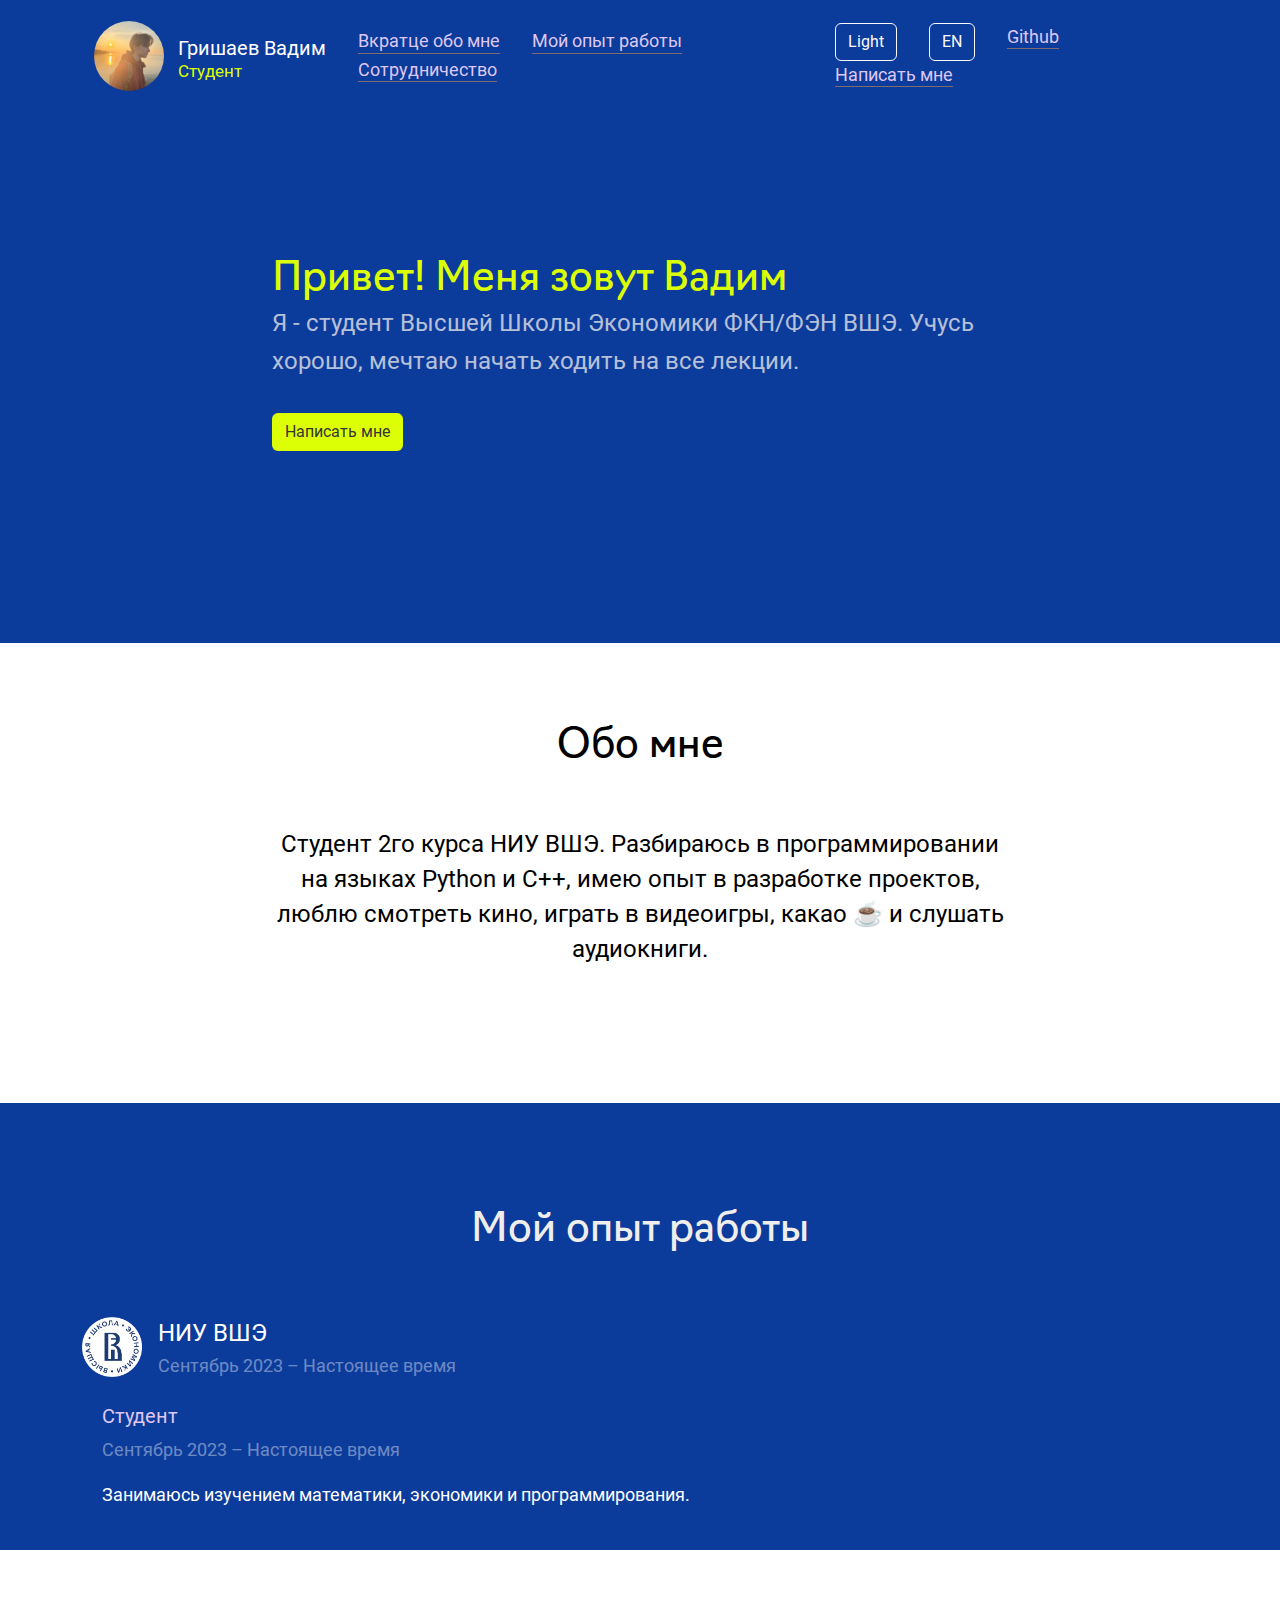
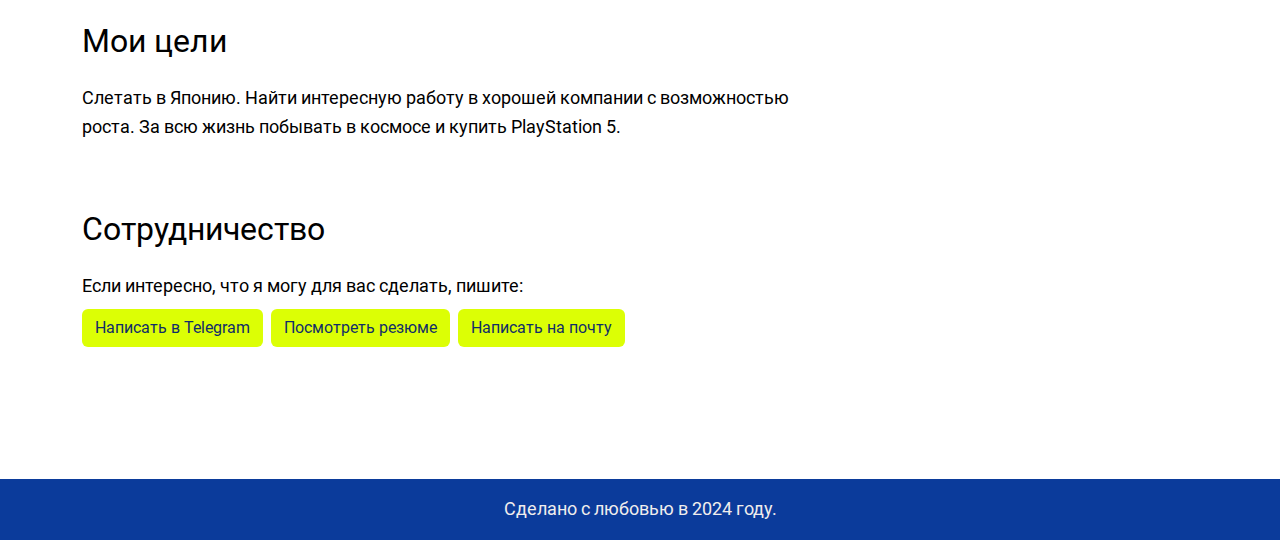
<file: templates/index.html>
<!DOCTYPE html>
<html lang="ru">
  <head>
    <meta charset="utf-8">
    <meta name="viewport" content="width=device-width, initial-scale=1, shrink-to-fit=no"">
    <link href="https://cdn.jsdelivr.net/npm/bootstrap@5.3.3/dist/css/bootstrap.min.css" rel="stylesheet", crossorigin="anonymous">
    <link rel="stylesheet" href="static/css/custom.css">
    <title> Верхняя стрчка | Должность </title>
    <style>
      body.light-theme {
        background-color: white;
        color: black;
      }

      body.light-theme .dark-bg {
        background-color: #0b3b9b;
        color: rgb(240, 237, 237);
      }

      body.light-theme .text-blue {
        color: #DCFF05 !important;
      }
      body {
        background-color: black;
        color: white;
      }

      .dark-bg {
        background-color: rgb(64, 64, 64);
        color: white;
      }

      .text-blue {
        color: #f8f9fa !important;
      }
    </style>
  </head>
  <body>
    <!-- Секция промо с темным фоном - шапка сайта -->
    <section class="promo dark-bg pt-2 pb-5">
      <div class="container">
        <!-- Навигационная панель с логотипом и кнопкой -->
        <nav class="navbar navbar-expand-lg mb-5 navbar-dark">
          <div class="container-fluid">
            <a href="#" class="navbar-brand logo d-flex align-items-center text-decoration-none">
              <div class="logo-left pe-2">
                <!-- Здесь вставьте ваш логотип/фотку, ее можно скруглять и увеличивать в размере-->
                <img src="../static/portret.jpg" alt="" class="rounded-circle" width="70">
              </div>
              <div class="logo-right" style="margin-left: 6px;">
                <div class="logo-title link-purple">Гришаев Вадим</div>
                <div class="logo-subtitle text-yellow">Студент</div>
              </div>
            </a>
            <button class="navbar-toggler" type="button" data-bs-toggle="collapse" data-bs-target="#navbarNav" aria-controls="navbarNav" aria-expanded="false" aria-label="Toggle navigation">
              <span class="navbar-toggler-icon"></span>
            </button>
            <!-- Меню навигации -->
            <div class="collapse navbar-collapse" id="navbarNav">
              <ul class="nav m-auto">
                <li class="nav-item mx-3">
                  <a href="#story" class="nav-link link-purple link-border-bottom" data-translate="about">Вкратце обо мне</a>
                </li>
                <li class="nav-item mx-3">
                  <a href="#projects" class="nav-link link-purple link-border-bottom" data-translate="experience">Мой опыт работы</a>
                </li>
                <li class="nav-item mx-3">
                  <a href="#contact" class="nav-link link-purple link-border-bottom" data-translate="cooperation">Сотрудничество</a>
                </li>
              </ul>
              <ul class="nav ml-auto">
                <li class="nav-item mx-3">
                  <button id="themeToggle" class="btn btn-outline-light">Темная тема</button>
                </li>
                <li class="nav-item mx-3">
                  <button id="langToggle" class="btn btn-outline-light">EN</button>
                </li>
                <li class="nav-item mx-3">
                  <a href="https://github.com/Endgame-666" class="nav-link link-purple link-border-bottom">Github</a>
                </li>
                <li class="nav-item mx-3 mr-0">
                  <a href="#contact" class="nav-link link-purple link-border-bottom" data-translate="contactme">Написать мне</a>
                </li>
              </ul>
            </div>
          </div>
        </nav>

         <!-- Блок приветствия с основной информацией -->
        <div class="row py-0 py-sm-5">
          <div class="col-12 col-lg-8 offset-lg-2 mb-0 mb-sm-5 py-5">
            <h1 class="h1 font-weight-bold font greeting-text text-blue" data-translate="greeting">Привет! Меня зовут Вадим</h1>
            <p class="promo-text pb-3">Я - студент Высшей Школы Экономики ФКН/ФЭН ВШЭ. Учусь хорошо, мечтаю начать ходить на все лекции.</p>
            <a href="#contact" class="btn text-center" style="background-color: #DCFF05; color: #353538" data-translate="contactme">Написать мне</a>
          </div>
        </div>
      </div>
    </section>
     <!-- Секция "Обо мне" -->
<section class="story container py-5 text-center" id="story">
  <h2 class="h1 font-weight-bold mt-4 mb-3 mb-sm-5 pb-3 navigo-font">Обо мне</h2>
  <div class="row justify-content-center align-items-center" style="height: 100%;">
    <div class="col-12 col-md-8 px-2 pb-5">
      <p class="font-weight-bold pb-4 aboutMeText">
        Я &mdash; студент второго курса ЭАДа ВШЭ, <br> репетитор по математике и информатике.
      </p>
    </div>
  </div>
</section>
     <!-- Секция опыта работы с темным фоном -->
    <section class="projects dark-bg pt-3 pt-sm-5 pb-3" id="projects">
      <div class="container">
        <h2 class="h1 font-weight-bold text-center mt-4 mt-sm-5 mb-0 mb-sm-4 pb-5 navigo-font">Мой опыт работы</h2>
        
        <div class="work-experience text-white">
          <div class="d-flex align-items-center mb-4">
            <img src="../static/01_Logo_HSE_full_rus_PANTONE_for_dark_2.png" alt="HSE Logo" class="me-3" style="height: 60px; margin-top: -6px;">
            <div class="d-flex flex-column justify-content-center">
              <h3 class="h4 mb-1" data-translate="hse">НИУ «ВШЭ»</h3>
              <p class="text-white-40 mb-0" data-translate="timings">Сентябрь 2023 – Настоящее время</p>
            </div>
          </div>
          
          <div class="position mb-4" style="margin-left: 20px;">
            <h4 class="h5 text-purple" data-translate="studentRole">Студент</h4>
            <p class="text-white" style="opacity: 0.4" date-translate="timings">Сентябрь 2023 – настоящее время</p>
            <p class="studentDescription">Я - студент Высшей Школы Экономики ФКН/ФЭН ВШЭ. Учусь хорошо, мечтаю начать ходить на все лекции.</p>
          </div>
      </div>
    </section>
 <!-- Секция личных целей -->
    <section class="goals container pt-3 pt-sm-5 pb-3">
      <h2 class="h2 font-weight-bold my-4" data-translate="goals">Мои цели</h2>
      <div class="row">
        <div class="col-12 col-sm-8 pb-1">
          <p class="pb-2 goalsText">Слетать в Японию. Найти интересную работу в хорошей компании с возможностью роста. За всю жизнь побывать в космосе и купить PlayStation 5.</p>
        </div>
      </div>
    </section>

     <!-- Секция сотрудничества -->
    <section class="goals container mb-5 pb-sm-5 pb-0" id="contact">
      <h2 class="h2 font-weight-bold my-4" data-translate="cooperation">Сотрудничество</h2>
      <div class="row">
        <div class="col-12 col-sm-8 pb-1">
          <p class="pb-1 mb-1 cooperationText">Если интересно, что я могу для вас сделать, пишите:</p>
          <!-- <ul class="list-unstyled mb-4">
            <li class="d-flex align-items-center align-content-start m-2" style="line-height: 24px;">
              <span class="pr-1">
                <svg xmlns="http://www.w3.org/2000/svg" height="24" viewBox="0 0 24 24" width="24"><path d="M10 6L8.59 7.41 13.17 12l-4.58 4.59L10 18l6-6z"/><path d="M0 0h24v24H0z" fill="none"/></svg>
              </span>
              <span>Найти интересную работу в хорошей компании с возможностью роста</span>
            </li>
            <li class="d-flex align-items-center align-content-start m-2" style="line-height: 24px;">
              <span class="pr-1">
                <svg xmlns="http://www.w3.org/2000/svg" height="24" viewBox="0 0 24 24" width="24"><path d="M10 6L8.59 7.41 13.17 12l-4.58 4.59L10 18l6-6z"/><path d="M0 0h24v24H0z" fill="none"/></svg>
              </span>
              <span>Поучаствовать в олимпиаде как ml-developer</span>
            </li>
          </ul> -->
          <!-- Блок с кнопками для связи -->
          <div class="row">
            <div class="col-12 col-sm-9">
              <p class="d-flex justify-content-start gap-2 flex-wrap">
                <a href="https://t.me/endgame_666" class="btn mb-3 telegram-btn" style="background-color: #DCFF05; color: #102D69" target="_blank">Написать в Telegram</a>
                <a href="https://example.com/" class="btn mb-3 resume-btn" style="background-color: #DCFF05; color: #102D69" target="_blank">Посмотреть резюме</a>
                <a href="mailto:grishaevvadyusha@yandex.ru" class="btn mb-3 email-btn" style="background-color: #DCFF05; color: #102D69" target="_blank">Написать на почту</a>
              </p>
            </div>
          </div>
        </div>
      </div>
    </section>
  
    <!-- Подвал сайта с темным фоном -->
    <footer class="footer dark-bg">
      <nav class="container navbar ">
        <ul class="nav m-auto py-2">
          <li class="nav-item mx-3 footer-text">
            Cделано с любовью 2024 году.
          </li>
        </ul>
      </nav>
    </footer>

    <!-- Подключение скриптов Bootstrap -->
    <script src="https://cdn.jsdelivr.net/npm/bootstrap@5.3.3/dist/js/bootstrap.bundle.min.js"></script>
    <script>
      // Theme switching logic
      const themeToggle = document.getElementById('themeToggle');
      let isDarkTheme = localStorage.getItem('theme') === 'dark' || 
                        (localStorage.getItem('theme') === null && 
                        (getSystemTheme() || isNightTime()));

      // Check system theme preference
      function getSystemTheme() {
        return window.matchMedia('(prefers-color-scheme: dark)').matches;
      }

      // Check if it's nighttime (between 8PM and 6AM)
      function isNightTime() {
        const hour = new Date().getHours();
        return hour >= 20 || hour < 6;
      }

      // Update theme appearance
      function updateTheme() {
        document.body.classList.toggle('light-theme', !isDarkTheme);
        themeToggle.innerHTML = isDarkTheme ? 'Dark' : 'Light';
        
        // Save theme preference to localStorage
        localStorage.setItem('theme', isDarkTheme ? 'dark' : 'light');
        
        // Update navbar text color
        const navLinks = document.querySelectorAll('.nav-link');
        navLinks.forEach(link => {
          link.style.color = isDarkTheme ? 'white' : 'black';
        });
      }

      // Listen for system theme changes
      window.matchMedia('(prefers-color-scheme: dark)').addEventListener('change', (e) => {
        isDarkTheme = e.matches;
        updateTheme();
      });

      // Manual theme toggle
      themeToggle.addEventListener('click', () => {
        isDarkTheme = !isDarkTheme;
        updateTheme();
      });

      // Set initial theme on page load
      updateTheme();

      // Language switching
      const langToggle = document.getElementById('langToggle');
      let isEnglish = localStorage.getItem('language') === 'en';
      
      const translations = {
        'ru': {
          'about': 'Вкратце обо мне',
          'experience': 'Мой опыт работы',
          'cooperation': 'Сотрудничество',
          'greeting': 'Привет! Меня зовут Вадим',
          'goals': 'Мои цели',
          'contactme': 'Написать мне',
          'aboutMeTitle': 'Обо мне',
          'promoText': 'Я - студент Высшей Школы Экономики ФКН/ФЭН ВШЭ. Учусь хорошо, мечтаю начать ходить на все лекции.',
          'aboutMeText': 'Студент 2го курса НИУ ВШЭ. Разбираюсь в программировании на языках Python и C++, имею опыт в разработке проектов, люблю смотреть кино, играть в видеоигры, какао ☕ и  слушать аудиокниги.',
          'experienceTitle': 'Мой опыт работы',
          'studentRole': 'Студент',
          'presentTime': 'настоящее время',
          'studentDescription': 'Занимаюсь изучением математики, экономики и программирования.',
          'goalsText': 'Слетать в Японию. Найти интересную работу в хорошей компании с возможностью роста. За всю жизнь побывать в космосе и купить\n' +
                  'PlayStation 5.',
          'cooperationText': 'Если интересно, что я могу для вас сделать, пишите:',
          'telegramButton': 'Написать в Telegram',
          'resumeButton': 'Посмотреть резюме',
          'timings': 'Сентябрь 2023 – Настоящее время',
          'emailButton': 'Написать на почту',
          'hse': 'НИУ ВШЭ',
          'footer': 'Cделано с любовью в 2024 году.'
        },
        'en': {
          'about': 'About Me',
          'experience': 'My Experience',
          'cooperation': 'Cooperation',
          'greeting': 'Hi! My name is Vadim',
          'goals': 'My Goals',
          'contactme': 'Contact Me',
          'aboutMeTitle': 'About Me',
          'aboutMeText': '2nd year student at HSE University. I understand programming in Python and C++, have experience in project development, I like watching movies, playing video games, cocoa ☕ and listening to audiobooks.',
          'experienceTitle': 'My Experience',
          'studentRole': 'Student',
          'presentTime': 'present',
          'studentDescription': 'I am studying mathematics, economics and programming.',
          'goalsText': ' Fly to Japan. Find an interesting job in a good company with growth opportunities. Visit space in my life and buy a\n PlayStation 5.',
          'cooperationText': 'If you are interested in what I can do for you, write:',
          'telegramButton': 'Message on Telegram',
          'resumeButton': 'View Resume',
          'timings': 'September 2023 - Present',
          'emailButton': 'Send Email',
          'hse': 'HSE University',
          'footer': 'Made with love in 2024.',
          'promoText': 'I am a student of the Higher School of Economics, Faculty of Computer Science/Faculty of Economic Sciences, HSE. I study well and dream of starting to attend all lectures.'
        }
      };

      function updateLanguage() {
        const currentLang = isEnglish ? 'en' : 'ru';
        langToggle.innerHTML = isEnglish ? 'RU' : 'EN';

        document.querySelectorAll('[data-translate]').forEach(element => {
          const key = element.getAttribute('data-translate');
          if (translations[currentLang][key]) {
            element.innerHTML = translations[currentLang][key];
          }
        });

        const elementsToUpdate = {
          '.aboutMeText': 'aboutMeText',
          '.studentDescription': 'studentDescription',
          '.goalsText': 'goalsText',
          '.cooperationText': 'cooperationText',
          '.footer-text': 'footer',
          '.promo-text': 'promoText',
          '.telegram-btn': 'telegramButton',
          '.resume-btn': 'resumeButton',
          '.email-btn': 'emailButton',
          'h2.h1.font-weight-bold.mt-4.mb-3': 'aboutMeTitle',
          'h2.h1.font-weight-bold.text-center': 'experienceTitle',
          '.h4.text-purple': 'studentRole'
        };

        for (const [selector, translationKey] of Object.entries(elementsToUpdate)) {
          const element = document.querySelector(selector);
          if (element && translations[currentLang][translationKey]) {
            element.innerHTML = translations[currentLang][translationKey];
          }
        }

        const timeElement = document.querySelector('.text-white[style="opacity: 0.4"]');
        if (timeElement) {
          timeElement.innerHTML = `${translations[currentLang]['timings']}`;
        }
      }
      langToggle.addEventListener('click', () => {
        isEnglish = !isEnglish;
        localStorage.setItem('language', isEnglish ? 'en' : 'ru');
        updateLanguage();
      });

      updateLanguage();
    </script>
  </body>
</html>
</file>
<file: templates/static/css/custom.css>
@font-face {
  font-family: 'Navigo';
  src: url('../fonts/Navigo-Regular-Desktop.otf') format('opentype');
  font-weight: normal;
  font-style: normal;
}

@font-face {
  font-family: 'Roboto';
  src: url('../fonts/Roboto-Regular.ttf') format('truetype');
  font-weight: normal;
  font-style: normal;
}

html {
  scroll-behavior: smooth;
}

body {
  font-size: 18px;
  line-height: 1.6;
  font-family: 'Roboto', sans-serif;
}

.dark-bg {
  background-color: #102269;
  color: #ffffff;
}

.dark-bg .navbar-toggler {
  border: 1px solid #102269;
  color: #ffffff;
}

.font-color-blue {
  color: #102D69;
}

.btn-blue {
  font-size: 1.15rem;
  padding-left: 1.5rem;
  padding-right: 1.5rem;
  background-color: #102D69;
  border-color: #102D69;
}

.promo-text {
  font-size: 24px;
  opacity: .75;
  font-family: 'Roboto', sans-serif;
}

.link-border-bottom {
  display: inline-block;
  padding:0;
  text-decoration: none;
  line-height: 1.3;
  border-bottom: 1px solid #7d6c70;
  transition: .4s ease;
}

.text-white.link-border-bottom {
  border-bottom: 1px solid #fff;
}

.link-border-bottom:hover {
  border-color: transparent;
}

.link {
  color: rgba(255,255,255,.8);
  text-decoration: none;
  transition: .4s ease;
  border-bottom: 1px solid rgba(255,255,255,.8);
}

.link:hover {
  color: rgba(255,255,255,.8);
  text-decoration: none;
  border-color: transparent;
}

.link.link-blue {
  color: #102D69;
  border-color: #102D69;
}

.link.link-blue:hover {
  color: #102D69;
  border-color: transparent;
}

.link.link-purple {
  color: #DFC7F2;
  border-color: #DFC7F2;
}

.link.link-purple:hover {
  color: #DFC7F2;
  border-color: transparent;
}

.link.link-yellow {
  color: #DCFF05;
  border-color: #DCFF05;
}

.link.link-yellow:hover {
  color: #DCFF05;
  border-color: transparent;
}

.text-yellow {
  color: #DCFF05 !important;
}

.logo:hover {
  text-decoration: none;
  transition: .4s ease;
  opacity: .85;
}

.logo-title {
  font-size: 20px;
  line-height: 1.5;
}

.logo-subtitle {
  font-size: 17px;
  line-height: 1;
}

.story p {
  font-size: 24px;
  line-height: 35px;
}

.story-link {
  color: #102D69;
  text-decoration: none;
  transition: .4s ease;
  border-bottom: 2px solid #102D69;
}

.story-link:hover {
  color: #102D69;
  text-decoration: none;
  border-color: transparent;
}

.greeting-text {
  color: #DFC7F2;
  font-family: 'Navigo', sans-serif;
  font-weight: normal;
}

.navbar .nav-link.link-purple {
  color: #DFC7F2 !important;
}

.navbar .nav-link.link-purple:hover {
  color: #DFC7F2 !important;
}

.logo-right {
  margin-left: 6px;
}

.text-blue {
  color: #DFC7F2 !important;
}

h1.greeting-text {
  color: #DFC7F2;
}

.btn-yellow {
  background-color: #DCFF05;
  color: #102D69;
}

.btn-yellow:hover {
  background-color: #c4e004;  /* Немного темнее при наведении */
  color: #102D69;
}

.navigo-font {
  font-family: 'Navigo', sans-serif;
  font-weight: normal;
}

.text-purple {
  color: #DFC7F2 !important;
}

.text-white-40 {
  color: #fff !important;
  opacity: 0.4;
}

.position {
  margin-left: 20px;
}
</file>
